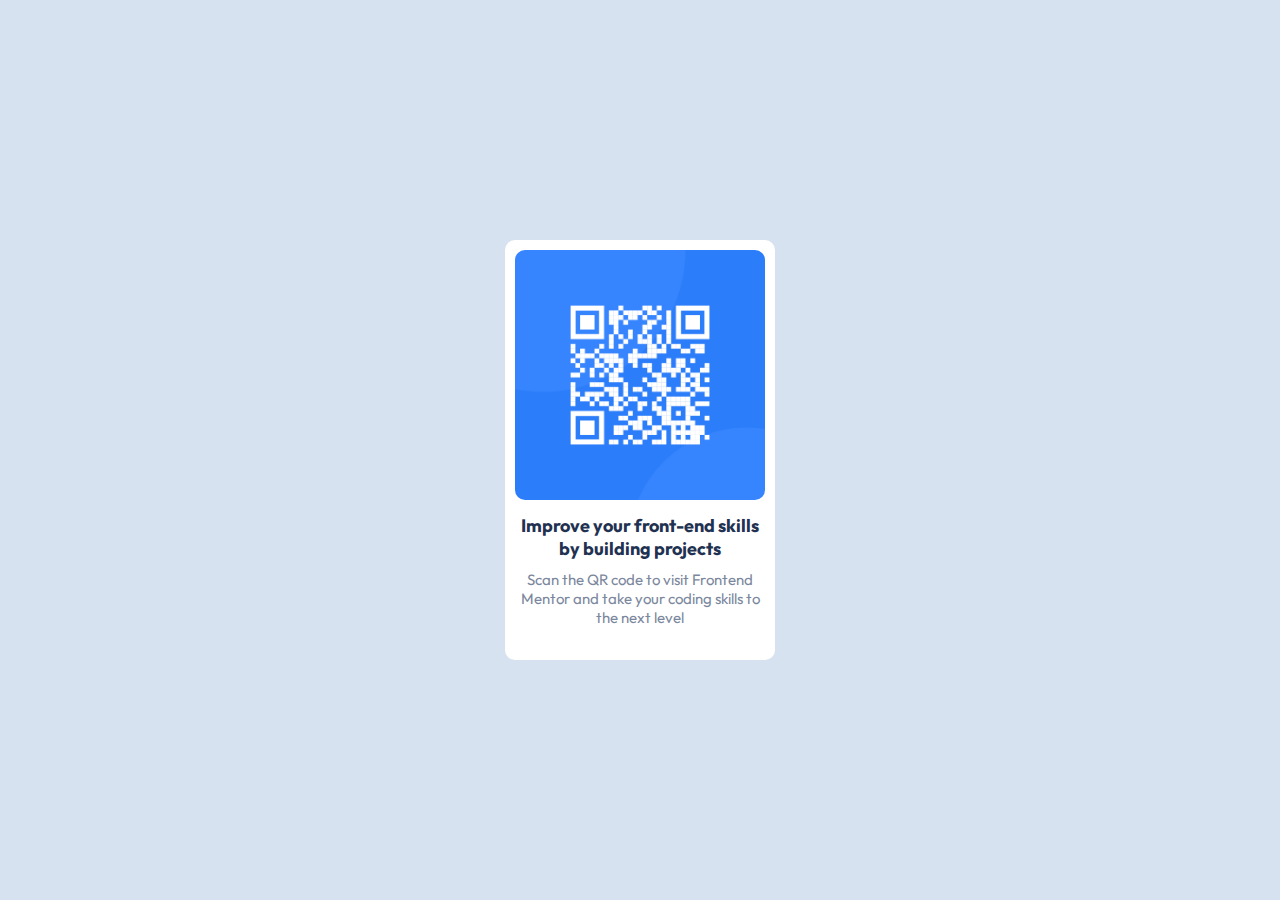
<file: qr-code-component-main/index.html>
<!DOCTYPE html>
<html lang="en">
  <head>
    <meta charset="UTF-8" />
    <meta name="viewport" content="width=device-width, initial-scale=1.0" />
    <!-- displays site properly based on user's device -->

    <link
      rel="icon"
      type="image/png"
      sizes="32x32"
      href="./images/favicon-32x32.png"
    />

    <title>Frontend Mentor | QR code component</title>

    <style>
      @import url("https://fonts.googleapis.com/css2?family=Outfit:wght@300;400;500;600;700;800&display=swap");
      * {
        margin: 0;
        padding: 0;
        font-family: "outfit";
      }
      .screen {
        background-color: hsl(212, 45%, 89%);
        display: flex;
        align-items: center;
        justify-content: center;
        flex-direction: column;
        height: 100vh;
      }
      .card {
        background-color: white;
        width: 250px;
        height: 400px;
        overflow: hidden;
        border-radius: 10px;
        padding: 10px;
      }
      img {
        width: 100%;
        border-radius: 10px;
      }
      h1 {
        margin-top: 10px;
        font-size: 18px;
        color: hsl(218, 44%, 22%);
        text-align: center;
      }
      p {
        margin-top: 10px;
        font-size: 15px;
        color: hsl(220, 15%, 55%);
        text-align: center;
      }
      .attribution {
        font-size: 11px;
        text-align: center;
      }
      .attribution a {
        color: hsl(228, 45%, 44%);
      }
    </style>
  </head>
  <body>
    <div class="screen">
      <div class="card">
        <img src="images/image-qr-code.png" alt="" />
        <h1>Improve your front-end skills by building projects</h1>
        <p>
          Scan the QR code to visit Frontend Mentor and take your coding skills
          to the next level
        </p>
      </div>

      <!--<div class="attribution">
      Challenge by
      <a href="https://www.frontendmentor.io?ref=challenge" target="_blank"
        >Frontend Mentor</a
      >. Coded by <a href="#">Your Name Here</a>.
    </div>-->
    </div>
  </body>
</html>
</file>
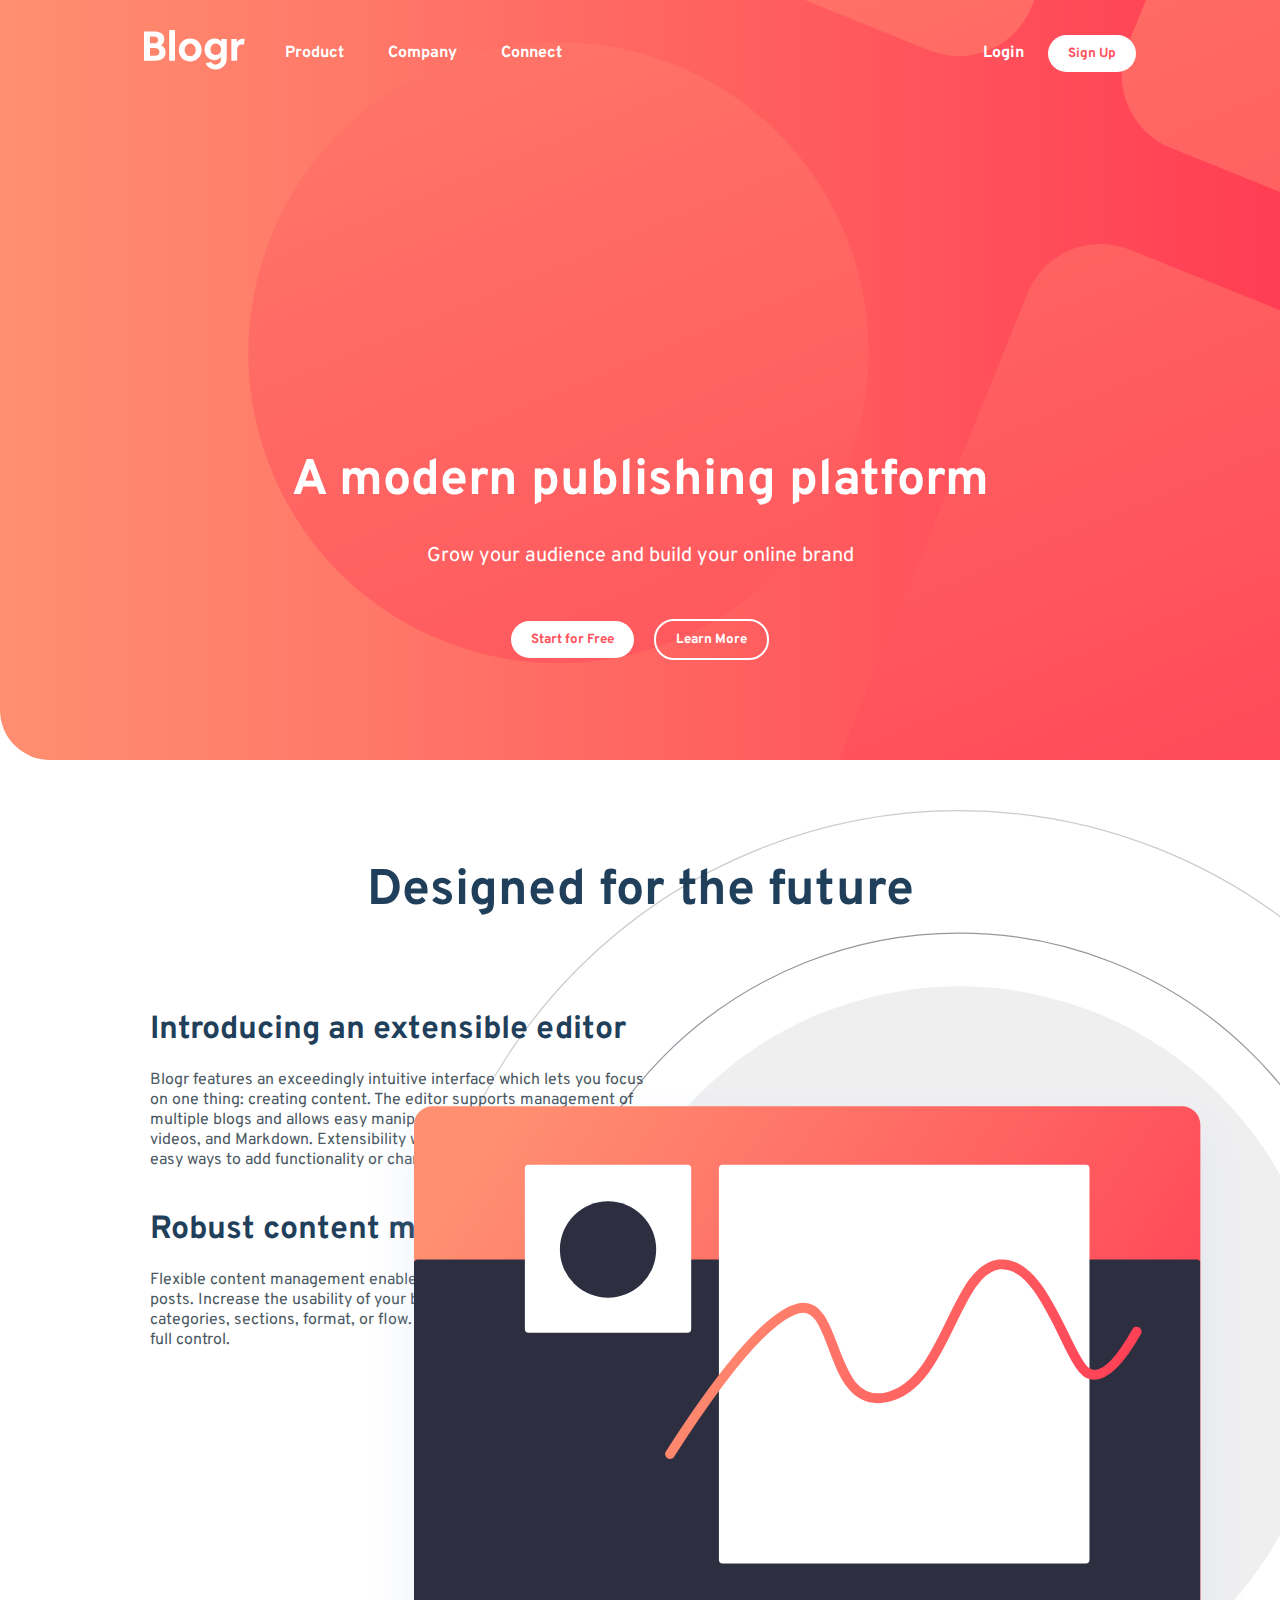
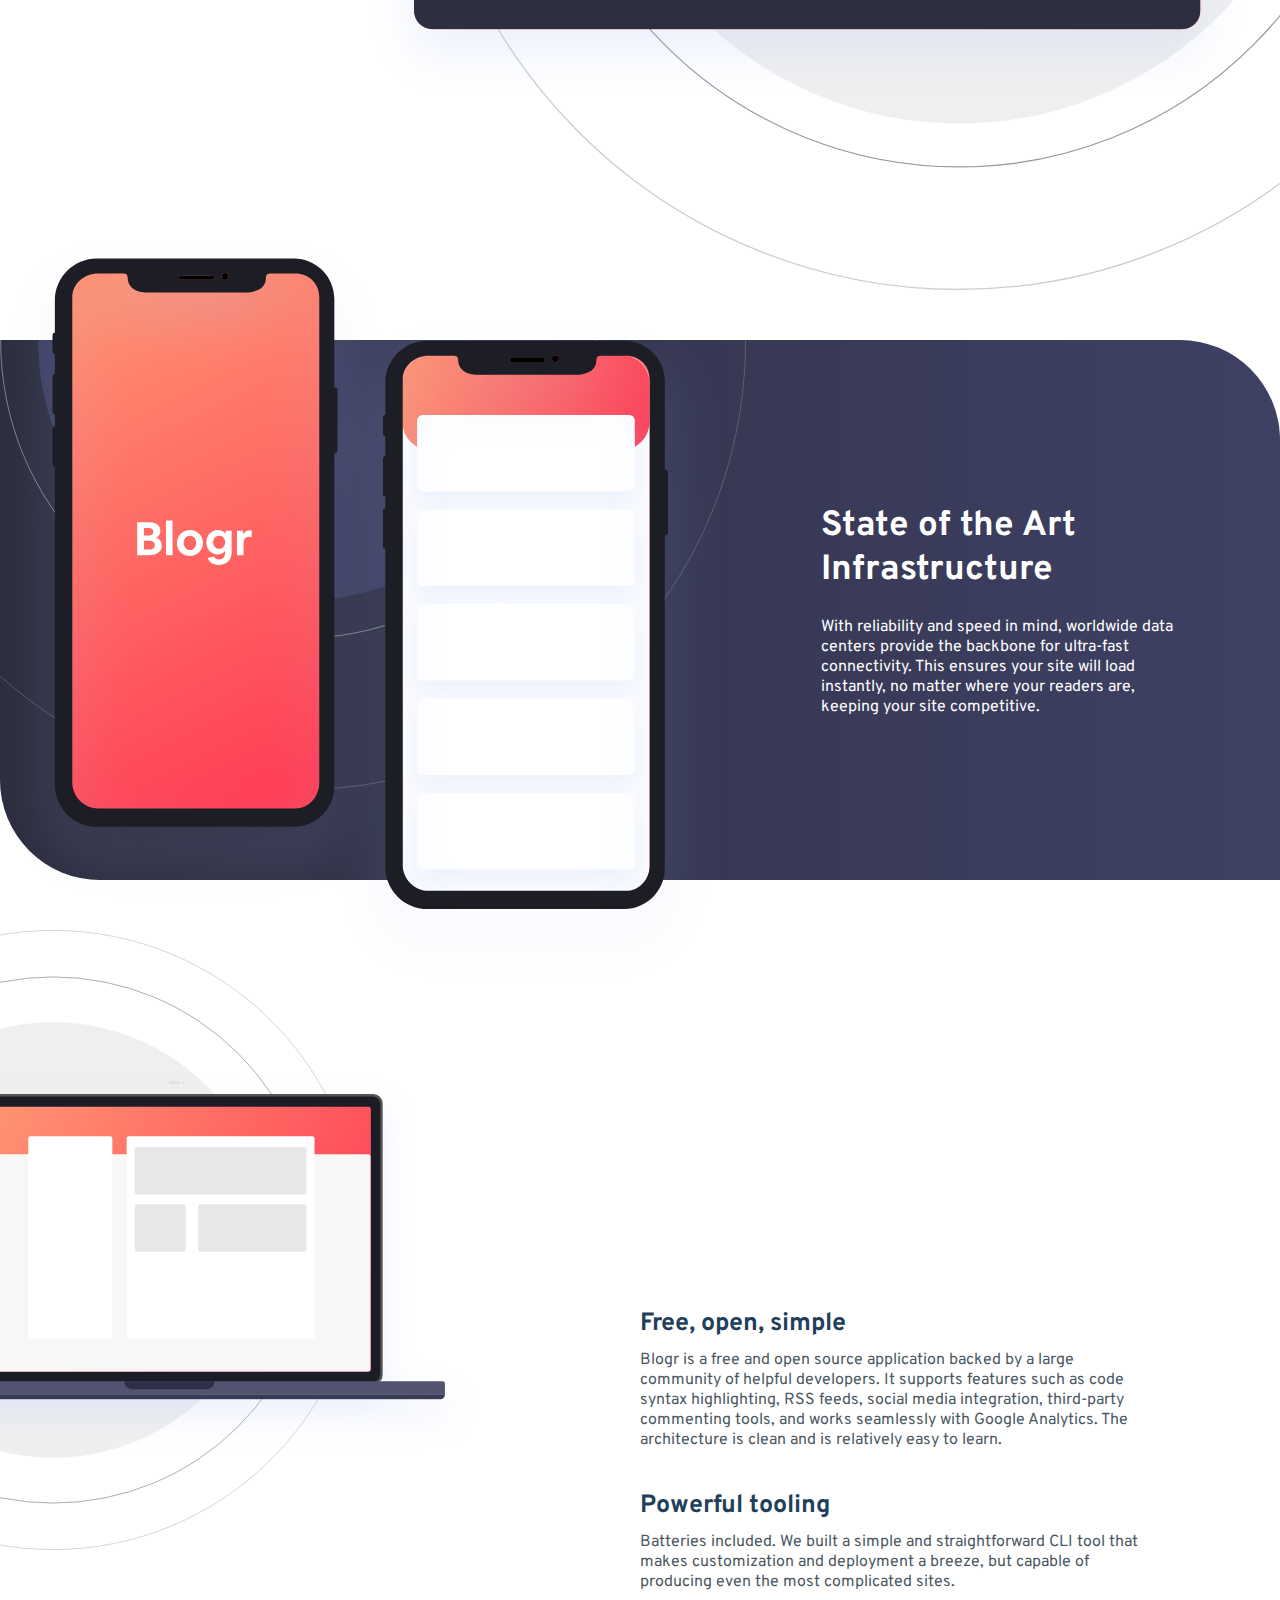
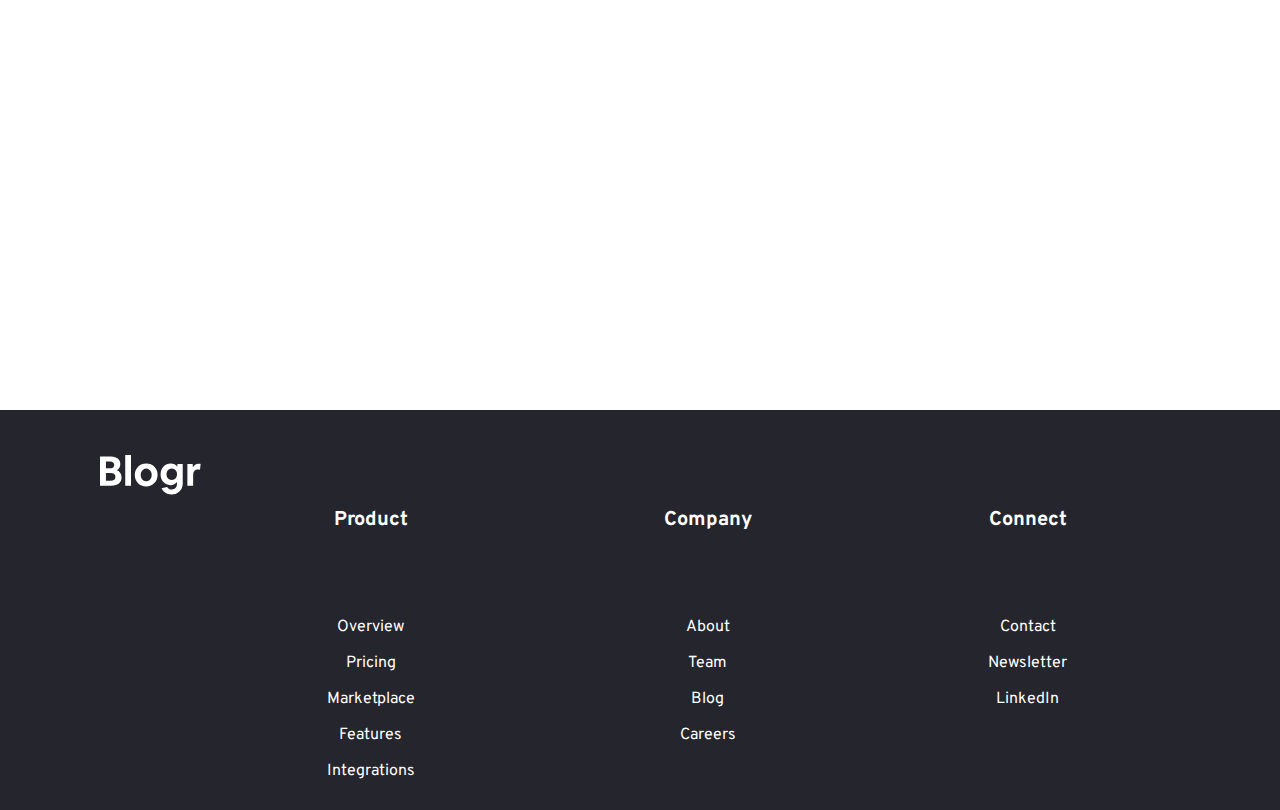
<file: blogr-landing-page-main/page.html>
<!DOCTYPE html>
<html lang="en">
  <head>
    <meta charset="UTF-8" />
    <meta http-equiv="X-UA-Compatible" content="IE=edge" />
    <meta name="viewport" content="width=device-width, initial-scale=1.0" />
    <link rel="stylesheet" href="style.css" />
    <title>page</title>
  </head>
  <body>
    <nav>
      <img src="images/bg-pattern-intro-desktop.svg" alt="" class="bg" />
      <div class="navbar">
        <div class="nleft">
          <div class="logo">
            <img src="images/logo.svg" alt="" />
          </div>
          <div class="nlinks1">
            <a href="/">Product</a>
            <a href="/">Company</a>
            <a href="/">Connect</a>
          </div>
        </div>

        <div class="nright">
          <div class="nlinks2">
            <a href="/">Login</a>
            <button class="st1">Sign Up</button>
          </div>
        </div>
      </div>
      <div class="box">
        <h1>A modern publishing platform</h1>
        <p>Grow your audience and build your online brand</p>
        <div class="but">
          <button class="st1">Start for Free</button>
          <button class="st2">Learn More</button>
        </div>
      </div>
    </nav>
    <article>
      <div id="A1">
        <h1>Designed for the future</h1>
      </div>

      <div class="aleft">
        <h1>Introducing an extensible editor</h1>
        <p>
          Blogr features an exceedingly intuitive interface which lets you focus
          on one thing: creating content. The editor supports management of
          multiple blogs and allows easy manipulation of embeds such as images,
          videos, and Markdown. Extensibility with plugins and themes provide
          easy ways to add functionality or change the looks of a blog.
        </p>
        <h1>Robust content management</h1>
        <p>
          Flexible content management enables users to easily move through
          posts. Increase the usability of your blog by adding customized
          categories, sections, format, or flow. With this functionality, you’re
          in full control.
        </p>
      </div>
      <div class="aright">
        <img src="images/illustration-editor-desktop.svg" alt="" />
      </div>
    </article>
    <section>
      <div class="phone">
        <img src="images/illustration-phones.svg" alt="" />
      </div>
      <div class="text">
        <h1>State of the Art Infrastructure</h1>
        <p>
          With reliability and speed in mind, worldwide data centers provide the
          backbone for ultra-fast connectivity. This ensures your site will load
          instantly, no matter where your readers are, keeping your site
          competitive.
        </p>
      </div>
    </section>
    <div class="laptop">
      <div class="sright">
        <h1>Free, open, simple</h1>
        <p>
          Blogr is a free and open source application backed by a large
          community of helpful developers. It supports features such as code
          syntax highlighting, RSS feeds, social media integration, third-party
          commenting tools, and works seamlessly with Google Analytics. The
          architecture is clean and is relatively easy to learn.
        </p>
        <h1>Powerful tooling</h1>

        <p>
          Batteries included. We built a simple and straightforward CLI tool
          that makes customization and deployment a breeze, but capable of
          producing even the most complicated sites.
        </p>
      </div>
    </div>
    <footer>
      <img src="images/logo.svg" alt="" />
      <table>
        <tr>
          <th>Product</th>
          <th>Company</th>
          <th>Connect</th>
        </tr>
        <tr>
          <td>Overview</td>
          <td>About</td>
          <td>Contact</td>
        </tr>
        <tr>
          <td>Pricing</td>
          <td>Team</td>
          <td>Newsletter</td>
        </tr>
        <tr>
          <td>Marketplace</td>
          <td>Blog</td>
          <td>LinkedIn</td>
        </tr>
        <tr>
          <td>Features</td>
          <td>Careers</td>
        </tr>
        <tr>
          <td>Integrations</td>
          
        </tr>
      </table>
    </footer>
  </body>
</html>
</file>
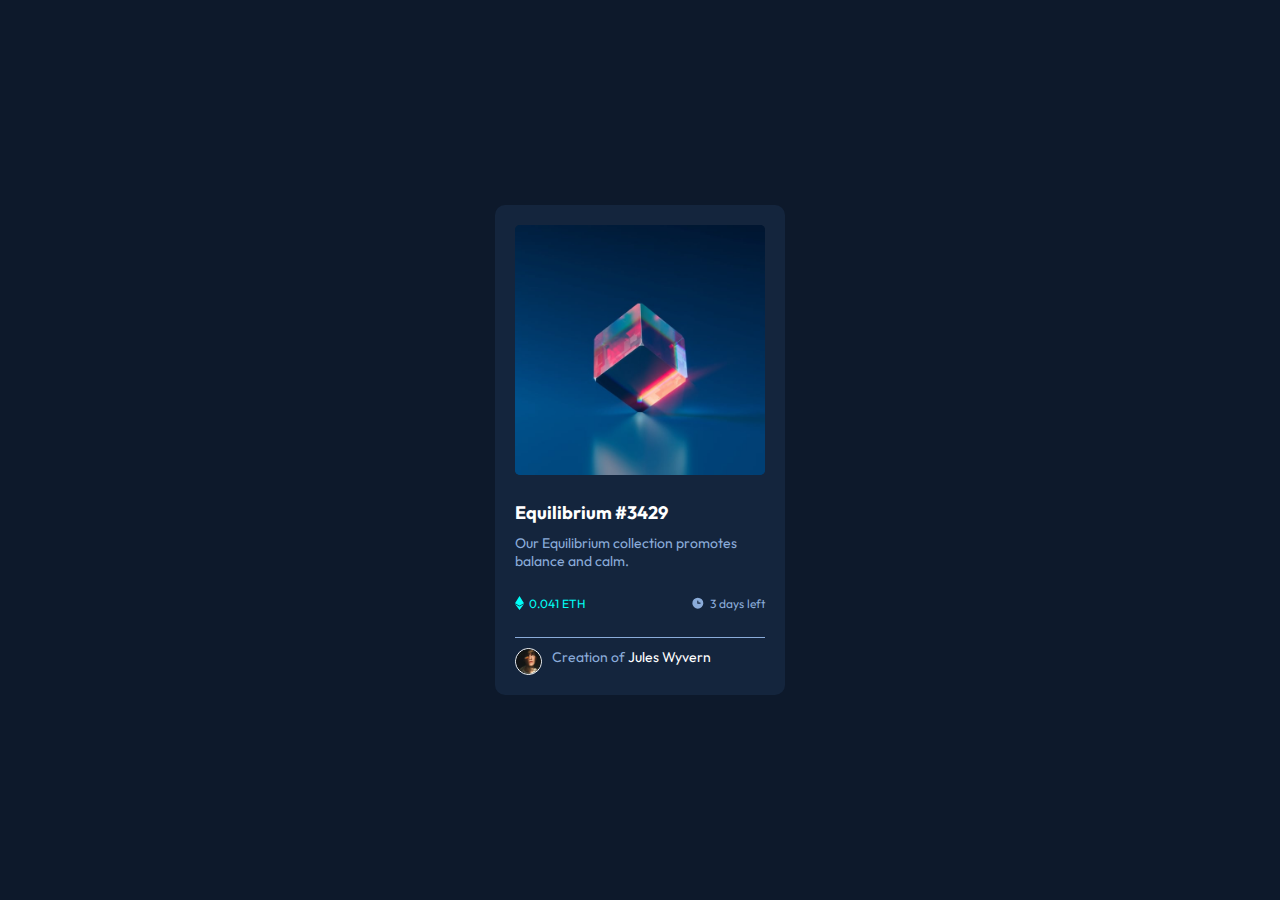
<file: NFT card/NFT.html>
<!DOCTYPE html>
<html lang="en">
  <head>
    <meta charset="UTF-8" />
    <meta http-equiv="X-UA-Compatible" content="IE=edge" />
    <meta name="viewport" content="width=device-width, initial-scale=1.0" />
    <link rel="stylesheet" href="NFT.css" />
    <title>Document</title>
  </head>
  <body>
    <bg>
      <div class="holder">
        <div class="images">
          <div class="layer"></div>
          <img src="images/icon-view.svg" alt="" class="view" />
        </div>
        <div class="bio">
          <h1>Equilibrium #3429</h1>
          <p>Our Equilibrium collection promotes balance and calm.</p>
        </div>
        <div class="price">
          <div>
            <img src="images/icon-ethereum.svg" alt="" class="ETH" />
            <p class="S">0.041 ETH</p>
          </div>
          <div>
            <img src="images/icon-clock.svg" alt="" class="clock" />
            <p class="C">3 days left</p>
          </div>
        </div>
        <div class="artist">
          <img src="images/image-avatar.png" alt="" class="avatar" />
          <p>Creation of <span>Jules Wyvern</span></p>
        </div>
      </div>
    </bg>
  </body>
</html>
</file>
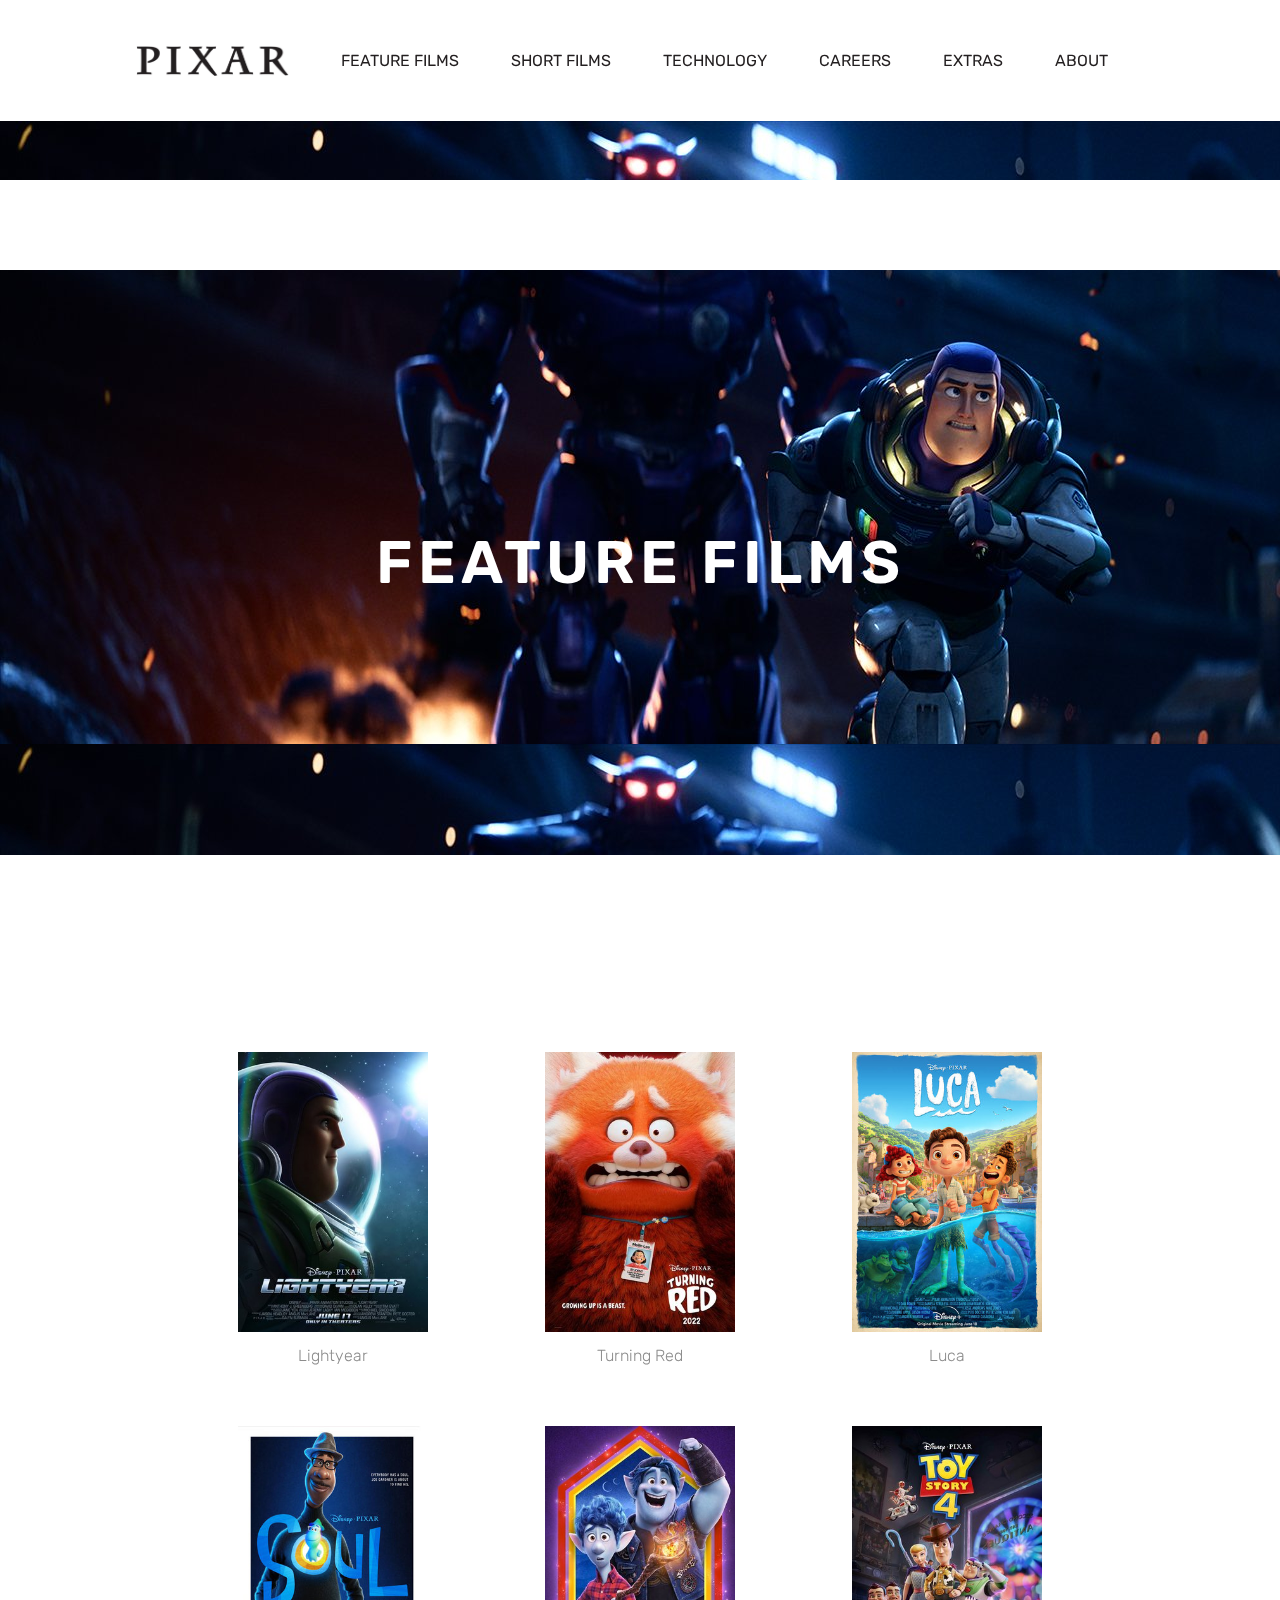
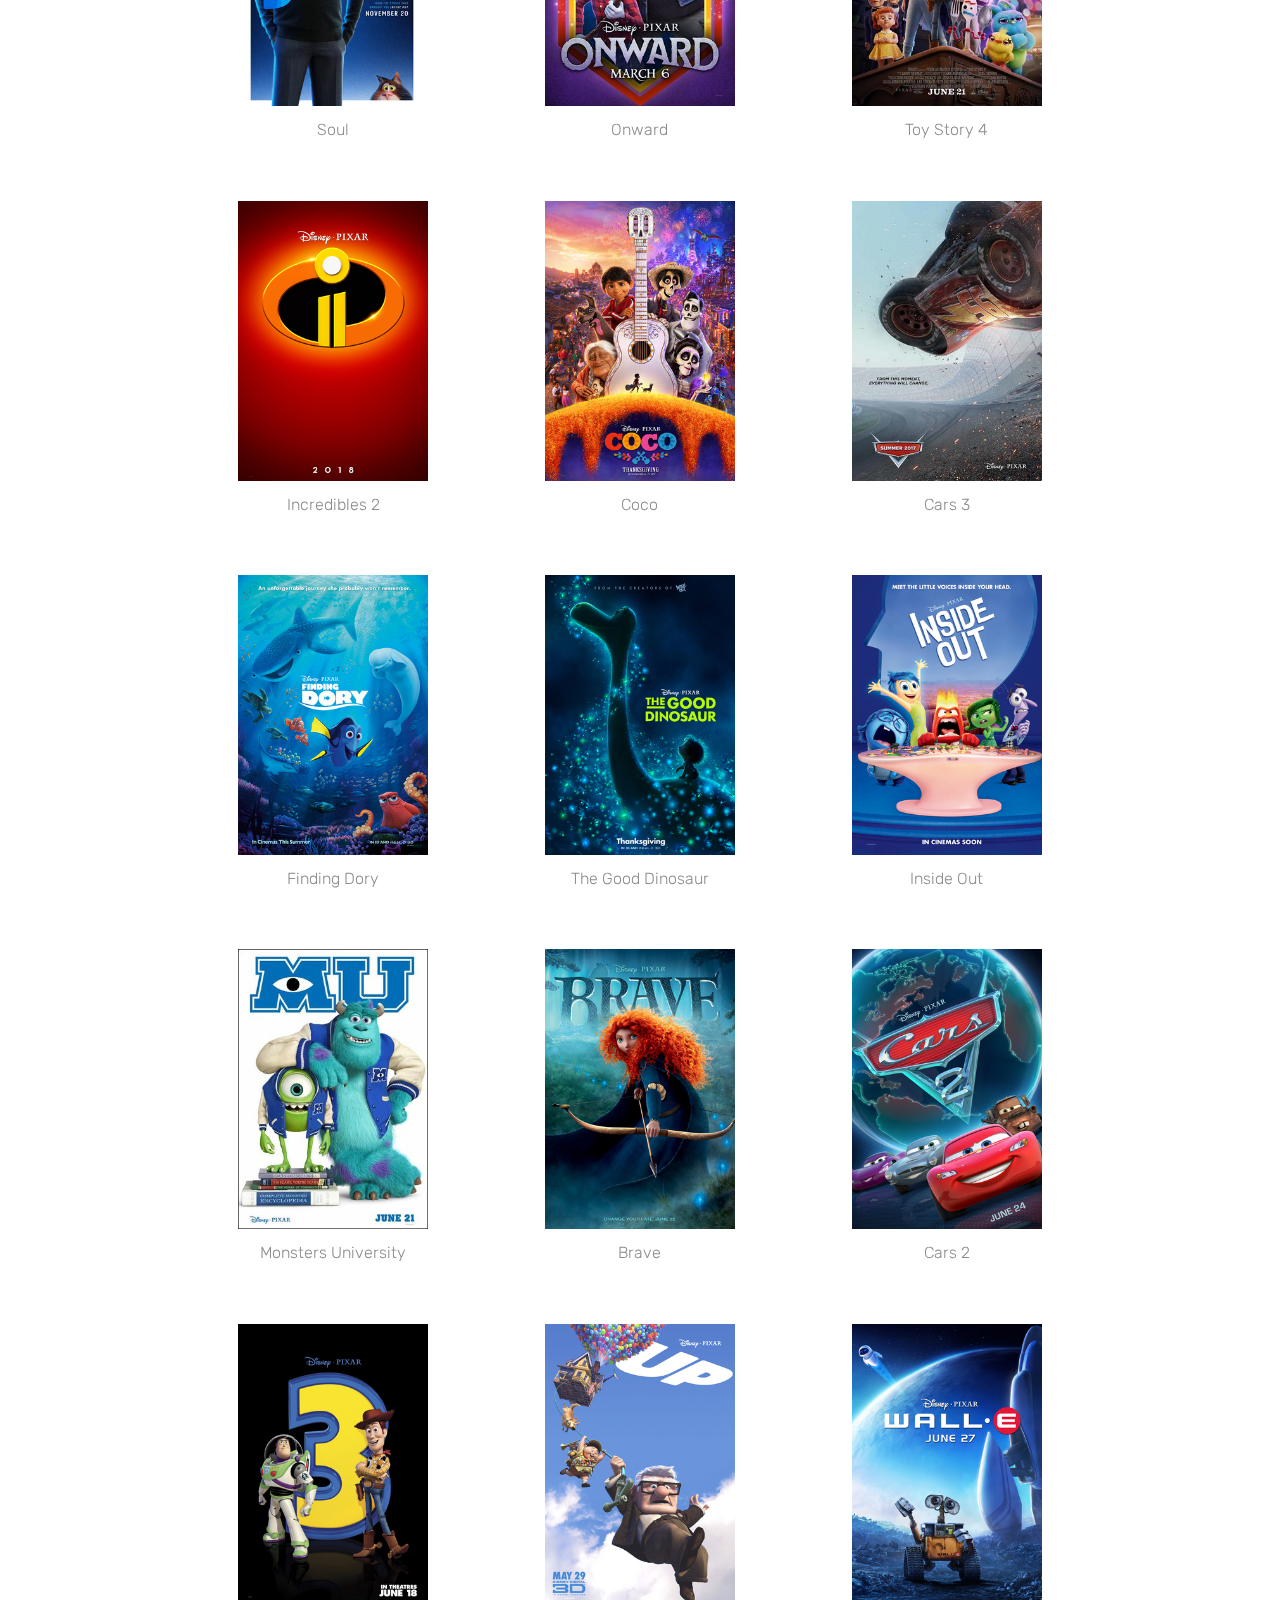
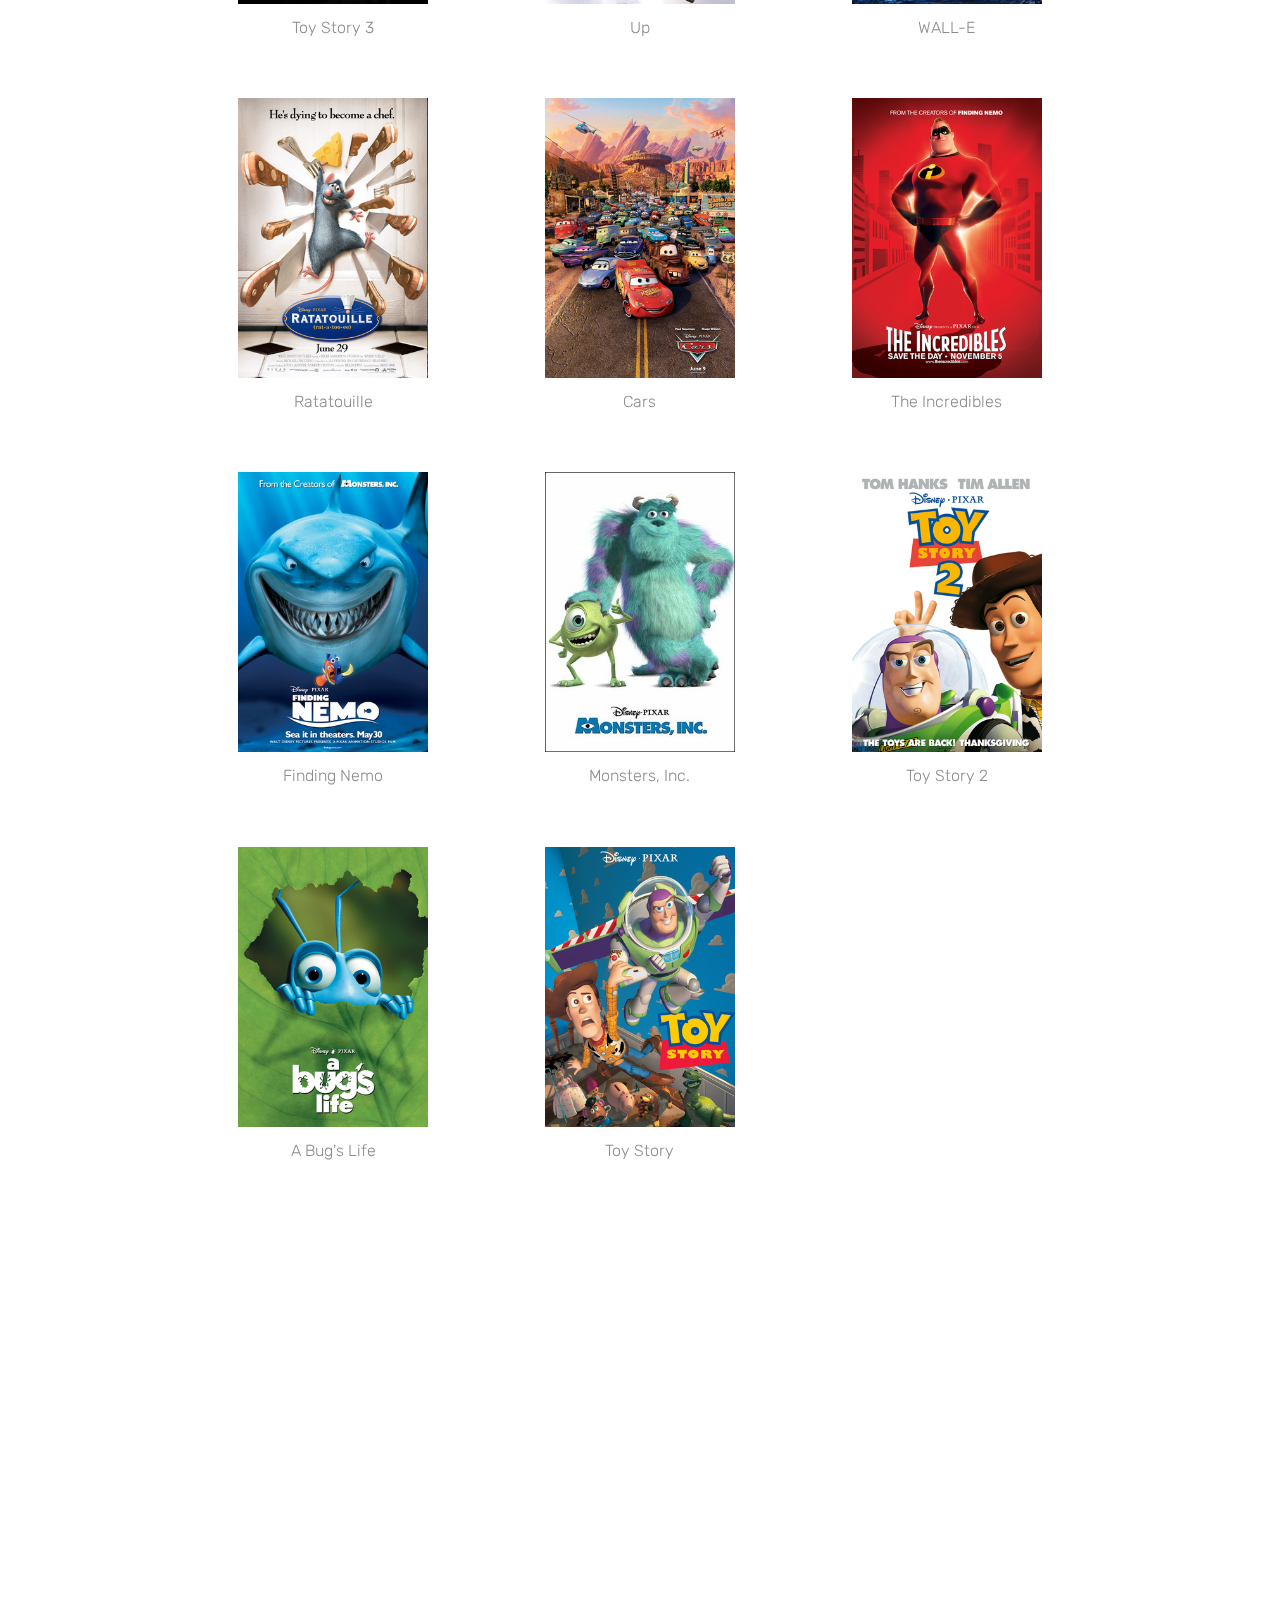
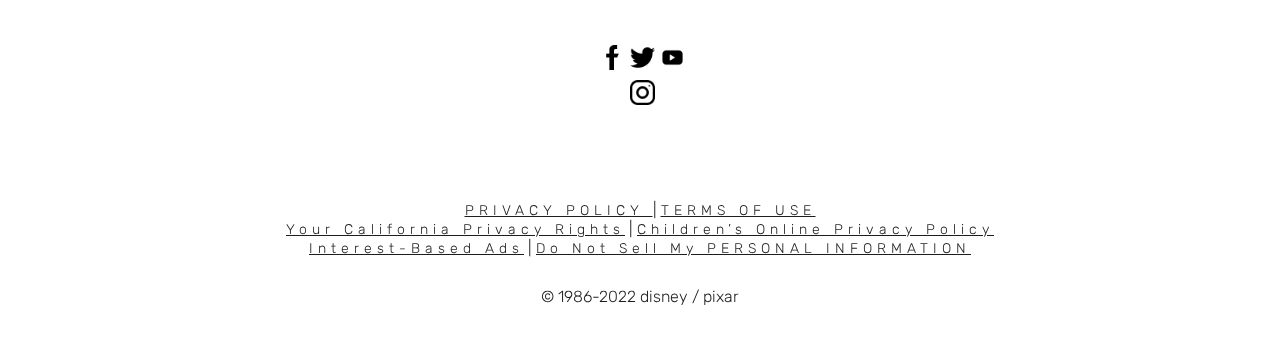
<file: Pixar movies/feature-films-launch.html>
<!DOCTYPE html>
<html lang="en">
  <head>
    <meta charset="UTF-8" />
    <meta http-equiv="X-UA-Compatible" content="IE=edge" />
    <meta name="viewport" content="width=device-width, initial-scale=1.0" />
    <link rel="stylesheet" href="style.css" />
    <title>feature-films-launch</title>
  </head>
  <body>
    <nav>
      <img src="images/logo022.jpg" alt="" class="logo" />
      <div class="links">
        <a href="">FEATURE FILMS</a>
        <div class="dropdown">
          <a href="" class="droplink">SHORT FILMS</a>
          <div class="dropcont">
            <a href="">THEATRICAL SHORTS </a>
            <a href=""> DISNEY+ </a>
            <a href="">SPARKSHORTS</a>
            <a href="">CARS TOONS</a>
            <a href="">TOY STORY TOONS</a>
            <a href=""> HOME ENTERTAINMENT</a>
          </div>
        </div>
        <div class="dropdown">
          <a href="" class="droplink">TECHNOLOGY</a>
          <div class="dropcont">
            <a href="">RENDERMAN</a>
            <a href="">GRAPHIC TECHNOLOGIES</a>
          </div>
        </div>
        <div class="dropdown">
          <a href="" class="droplink">CAREERS</a>
          <div class="dropcont">
            <a href="">CAREERS AT PIXAR</a>
            <a href="">INTERNSHIPS</a>
            <a href=""> LIFE AT PIXAR</a>
            <a href="">EVENTS</a>
          </div>
        </div>
        <div class="dropdown">
          <a href="" class="droplink">EXTRAS</a>
          <div class="dropcont">
            <a href="">ART EXHIBITION </a>
            <a href="">EMOTIONS AT PLAY</a>
            <a href="">THE SCIENCE BEHIND PIXAR</a>
            <a href="">PIXAR IN CONCERT</a>
            <a href="">PIXAR IN A BOX</a>
          </div>
        </div>
        <div class="dropdown">
          <a href="" class="droplink">ABOUT</a>
          <div class="dropcont">
            <a href="">CONTACT US </a>
            <a href="">LEADERSHIP</a>
            <a href="">INCLUSION & OUTREACH</a>
            <a href="">SUPPLIER DIVERSITY</a>
            <a href="">COMING SOON</a>
            <a href="">OUR STORY</a>
            <a href="">COMPANY FAQ'S</a>
          </div>
        </div>
      </div>
    </nav>
    <div class="article1">
      <div class="top"></div>
      <div class="text">FEATURE FILMS</div>
      <div class="bot"></div>
    </div>
    <article></article>
    <div class="container">
      <section>
        <div class="card">
          <img src="images/lightyear.jpg" alt="" />
          <p>Lightyear</p>
        </div>
        <div class="card">
          <img src="images/red.jpg" alt="" />
          <p>Turning Red</p>
        </div>
        <div class="card">
          <img src="images/luca_poster.jpg" alt="" />
          <p>Luca</p>
        </div>
        <div class="card">
          <img src="images/soul_poster.jpg" alt="" />
          <p>Soul</p>
        </div>
        <div class="card">
          <img src="images/1051083-onwardianbarley-1280.jpg" alt="" />
          <p>Onward</p>
        </div>
        <div class="card">
          <img src="images/payoff.jpg" alt="" />
          <p>Toy Story 4</p>
        </div>
        <div class="card">
          <img src="images/i2_tease.png" alt="" />
          <p>Incredibles 2</p>
        </div>
        <div class="card">
          <img src="images/coco_poster.jpg" alt="" />
          <p>Coco</p>
        </div>
        <div class="card">
          <img src="images/c3_teaser_poster.jpg" alt="" />
          <p>Cars 3</p>
        </div>
        <div class="card">
          <img src="images/dory.jpg" alt="" />
          <p>Finding Dory</p>
        </div>
        <div class="card">
          <img src="images/16_dino.jpg" alt="" />
          <p>The Good Dinosaur</p>
        </div>
        <div class="card">
          <img src="images/15_io.jpg" alt="" />
          <p>Inside Out</p>
        </div>
        <div class="card">
          <img src="images/14_MU_stroke.jpg" alt="" />
          <p>Monsters University</p>
        </div>
        <div class="card">
          <img src="images/13_brave.jpg" alt="" />
          <p>Brave</p>
        </div>
        <div class="card">
          <img src="images/12_cars2.jpg" alt="" />
          <p>Cars 2</p>
        </div>
        <div class="card">
          <img src="images/11_ts3.jpg" alt="" />
          <p>Toy Story 3</p>
        </div>
        <div class="card">
          <img src="images/10_up.jpg" alt="" />
          <p>Up</p>
        </div>
        <div class="card">
          <img src="images/09_walle.jpg" alt="" />
          <p>WALL-E</p>
        </div>
        <div class="card">
          <img src="images/08_rat.jpg" alt="" />
          <p>Ratatouille</p>
        </div>
        <div class="card">
          <img src="images/07_cars.jpg" alt="" />
          <p>Cars</p>
        </div>
        <div class="card">
          <img src="images/06_incredibles.jpg" alt="" />
          <p>The Incredibles</p>
        </div>
        <div class="card">
          <img src="images/05_nemo.jpg" alt="" />
          <p>Finding Nemo</p>
        </div>
        <div class="card">
          <img src="images/04_monsters_stroke.jpg" alt="" />
          <p>Monsters, Inc.</p>
        </div>
        <div class="card">
          <img src="images/03_ts2.jpg" alt="" />
          <p>Toy Story 2</p>
        </div>
        <div class="card">
          <img src="images/02_abl.jpg" alt="" />
          <p>A Bug's Life</p>
        </div>
        <div class="card">
          <img src="images/01_ts.jpg" alt="" />
          <p>Toy Story</p>
        </div>
      </section>
    </div>
    <div class="icons">
      <div>
        <img src="images/facebook.png" alt="" class="fb" />
      </div>
      <div>
        <img src="images/twitter.png" alt="" class="tw" />
      </div>
      <div>
        <img src="images/youtube.png" alt="" class="yt" />
      </div>

      <div class="div"></div>
      <div>
        <img src="images/instagram.png" alt="" class="ig" />
      </div>
    </div>
    <footer>
      <div class="footer">
        <a href="https://privacy.thewaltdisneycompany.com/en/" target="_blank"
          >PRIVACY POLICY </a
        >|
        <a href="https://disneytermsofuse.com" target="_blank">TERMS OF USE</a>
        <br />
        <a
          href="https://privacy.thewaltdisneycompany.com/en/current-privacy-policy/your-california-privacy-rights/"
          target="_blank"
        >
          Your California Privacy Rights</a
        >
        |
        <a
          href="https://privacy.thewaltdisneycompany.com/en/for-parents/childrens-online-privacy-policy/"
          target="_blank"
        >
          Children’s Online Privacy Policy
        </a>
        <br />
        <a
          href="http://preferences-mgr.truste.com/?affiliateId=115&amp;type=disneycolor"
          target="_blank"
          >Interest-Based Ads</a
        >
        |
        <a
          href="https://privacyportal-de.onetrust.com/webform/64f077b5-2f93-429f-a005-c0206ec0738e/0a4f1f0b-7130-421f-971d-ef578c0bce6d"
          target="_blank"
          >Do Not Sell My PERSONAL INFORMATION</a
        >

        <p>© 1986-2022 disney / pixar</p>
      </div>
    </footer>
  </body>
</html>
</file>
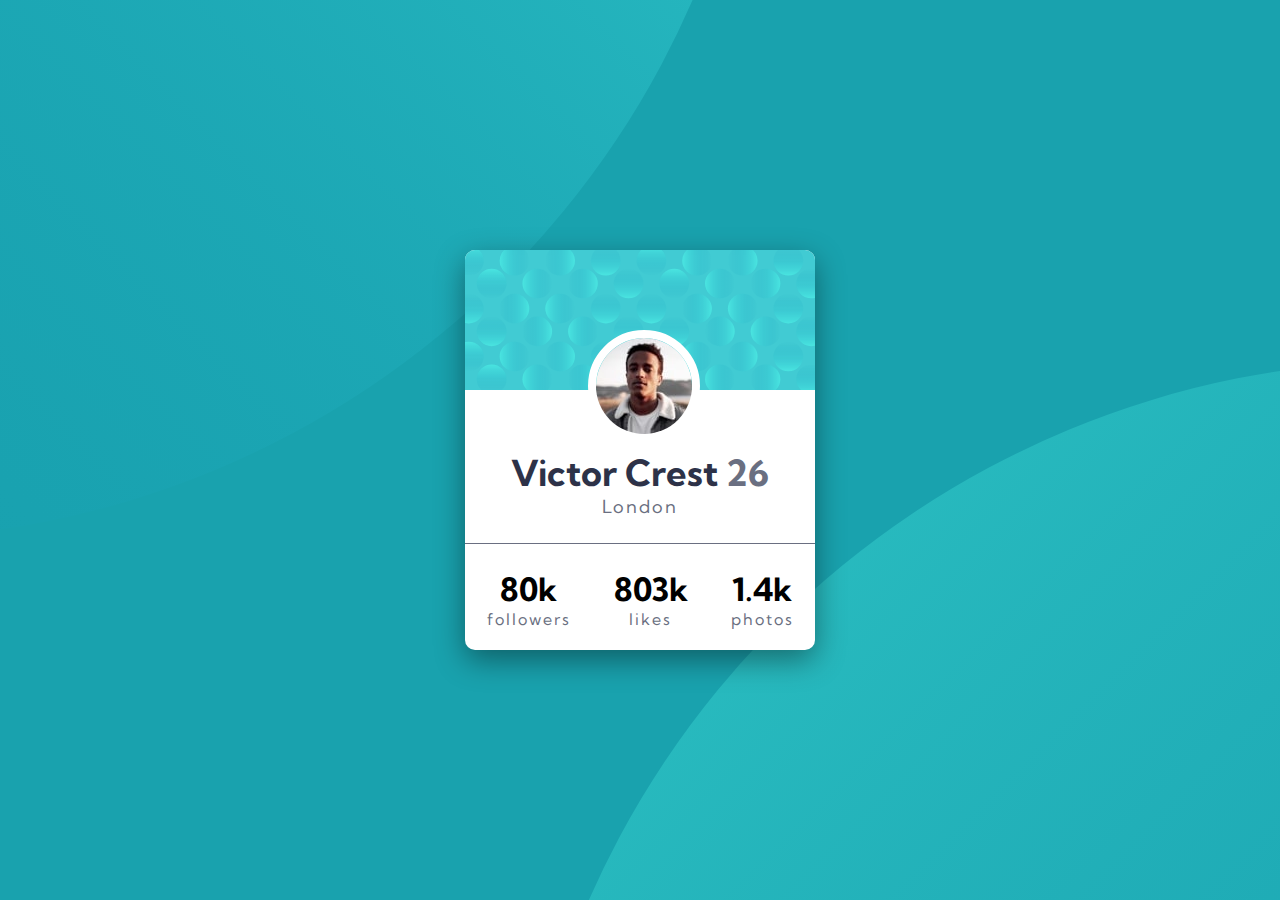
<file: Profile card/card.html>
<!DOCTYPE html>
<html lang="en">
  <head>
    <meta charset="UTF-8" />
    <meta http-equiv="X-UA-Compatible" content="IE=edge" />
    <meta name="viewport" content="width=device-width, initial-scale=1.0" />
    <link rel="stylesheet" href="card.css" />
    <title>Document</title>
  </head>
  <body>
    <div class="bg">
      <img src="images/bg-pattern-top.svg" alt="" class="top" />
      <img src="images/bg-pattern-bottom.svg" alt="" class="bot" />
      <div class="container">
        <div class="card">
          <div class="images">
            <img src="images/bg-pattern-card.svg" alt="" class="bg2" />
            <img src="images/image-victor.jpg" alt="" class="v" />
          </div>
          <div class="name">
            <h1>Victor Crest <span>26</span></h1>
            <p>London</p>
          </div>
          <div class="media">
            <div class="box">
              <h1>80k</h1>
              <p>followers</p>
            </div>
            <div class="box">
              <h1>803k</h1>
              <p>likes</p>
            </div>
            <div class="box">
              <h1>1.4k</h1>
              <p>photos</p>
            </div>
          </div>
        </div>
      </div>
    </div>
  </body>
</html>
</file>
<file: blogr-landing-page-main/style.css>
@import url("https://fonts.googleapis.com/css2?family=Overpass:wght@300;600&family=Ubuntu:wght@400;500;700&display=swap");
* {
  margin: 0;
  padding: 0;
  font-family: "overpass", sans-serif;
}

nav {
  position: relative;
  display: flex;
  flex-direction: column;
  align-items: center;
  justify-content: space-between;
  padding: 20px;
  overflow: hidden;
  height: 80vh;
  gap: 30px;
  background-image: linear-gradient(
    to right,
    hsl(13, 100%, 72%),
    hsl(353, 100%, 62%)
  );
  border-radius: 0 0 0 50px;
}
img.bg {
  position: absolute;
  right: -1000px;
  top: -1100px;
  height: 2500px;
  z-index: 0;
}
.navbar {
  display: flex;
  justify-content: space-between;
  align-items: center;
  width: 80%;
  z-index: 1;
  padding-top: 10px;
  padding-right: 250px;
  padding-left: 250px;
}
.nleft,
.nright {
  display: flex;
  align-items: center;
  gap: 20px;
}
.navbar a {
  text-decoration: none;
  color: hsl(0, 0%, 100%);
  padding: 20px;
  font-weight: 700;
}
.box {
  margin-bottom: 80px;
  z-index: 1;
}
.box h1 {
  color: white;
  font-weight: 700;
  font-size: 50px;
  text-align: center;
}
.box p {
  margin: 30px;
  color: white;
  font-weight: 400;
  font-size: 20px;
  text-align: center;
}
.but {
  display: flex;
  justify-content: center;
  align-items: center;
  gap: 20px;
  margin-top: 50px;
}
.st1 {
  padding: 10px 20px;
  background-color: white;
  border-radius: 20px;
  border: none;
  color: hsl(356, 100%, 66%);
  font-weight: 700;
  cursor: pointer;
}
.st2 {
  padding: 10px 20px;
  background-color: rgba(255, 255, 255, 0);
  border-radius: 20px;
  border: 2px solid white;
  color: white;
  font-weight: 700;
  cursor: pointer;
}
article {
  margin-top: 50px;
  position: relative;
  height: 120vh;
  overflow: hidden;
}
#A1 {
  position: absolute;
  margin: 50px 0 auto 50vw;
  transform: translateX(-50%);
  color: hsl(208, 49%, 24%);
  font-weight: 700;
  font-size: 25px;
}

.aright {
  position: absolute;
  top: 0px;
  right: -17%;
  width: auto;
  height: 100%;
}
.aright img {
  width: 100%;
  height: 100%;
  object-fit: contain;
}
.aleft {
  padding-top: 200px;
  margin-left: 150px;
  width: 40%;
}
.aleft h1 {
  color: hsl(208, 49%, 24%);
  margin-bottom: 20px;
}
.aleft p {
  color: hsl(207, 13%, 34%);
  margin: 20px 0 40px 0;
}
section {
  display: flex;
  justify-content: center;
  align-items: center;
  margin-top: 50px;
  width: 100%;
  height: 60vh;

  background-image: url(images/bg-pattern-circles.svg),
    linear-gradient(to right, hsl(237, 17%, 21%), hsl(237, 23%, 32%));
  background-repeat: no-repeat;
  background-position: -150px -450px, 0;
  background-size: 70%, 100%;
  border-radius: 0 100px;
}
.phone {
  height: 140%;
}
.phone img {
  height: 100%;
}
.text {
  margin-left: 100px;
  width: 50%;
  color: white;
}
.text h1 {
  font-weight: 700;
  font-size: 35px;
}
.text p {
  margin-top: 25px;
  width: 80%;
}
.laptop {
  display: flex;
  justify-content: end;
  align-items: center;
  margin-top: 50px;
  height: 120vh;
  background-image: url(images/illustration-laptop-desktop.svg);
  background-repeat: no-repeat;
  background-size: 60%;
  background-position: -50% 0;
}
.sright {
  width: 50%;
}
.sright h1 {
  color: hsl(208, 49%, 24%);
  font-weight: 700;
  font-size: 25px;
  margin-bottom: 10px;
}
.sright p {
    width: 80%;
  color: hsl(207, 13%, 34%);
  font-weight: 400;
  margin-bottom: 40px;
}
footer{
    padding: 20px 100px;
      display: flex;
    background-color: hsl(240, 10%, 16%);
    height: 40vh;

}
footer img{
    margin-top: 25px;
    width: 10%;
    object-fit: contain;
    align-self: flex-start;
}
table{margin: 0;
    width: 100%;
    text-align: center;
    color: white;
    cursor: pointer;
}
td{line-height: 5px;
  
}
th{
    font-weight: 700;
    font-size: 20px;
}
</file>
<file: NFT card/NFT.css>
@import url("https://fonts.googleapis.com/css2?family=Outfit:wght@300;400;500;600;700;800&display=swap");
* {
  margin: 0;
  padding: 0;
  font-family: "outfit";
}
BG {
  height: 100vh;
  display: flex;
  justify-content: center;
  align-items: center;
  background-color: hsl(217, 54%, 11%);
}
.holder {
  padding: 20px;
  background-color: hsl(216, 50%, 16%);
  width: 250px;
  height: 450px;
  border-radius: 10px;
  overflow: hidden;
  display: flex;
  flex-direction: column;
  justify-content: space-between;
  align-items: center;
}
.images {
  position: relative;
  background-image: url(images/image-equilibrium.jpg);
  width: 250px;
  height: 250px;
  border-radius: 5px;
  background-size: cover;
}

.layer {
  position: absolute;
  border-radius: 5px;
  height: 100%;
  width: 100%;
  background-image: url(images/image-equilibrium.jpg);
  background-size: cover;

  z-index: 1;
}
.layer:hover {
  background: hsla(178, 100%, 50%, 0.509);
  background-size: cover;
  z-index: 0;
  cursor: pointer;
}
.images img.view {
  position: absolute;
  margin: 100px 0 0 100px;
  z-index: 0;
}
.bio h1 {
  color: white;
  font-size: 18px;
  margin-bottom: 10px;
}
.bio h1:hover {
  color: hsl(178, 100%, 50%);
  cursor: pointer;
}
.bio p {
  font-size: 14px;
  width: 100%;
  color: hsl(215, 51%, 70%);
}
.price {
  width: 100%;
  display: flex;
  justify-content: space-between;
}
.price div {
  width: 40%;

  display: flex;
}
.ETH {
  height: 14px;
}
.price p.S {
  margin-left: 5px;
  font-size: 12px;
  color: hsl(178, 100%, 50%);
}
.clock {
  margin-left: 26px;
  height: 14px;
}
.price p.C {
  margin-left: 5px;
  font-size: 12px;
  color: hsl(215, 51%, 70%);
}
.artist {
  display: flex;
  font-size: 14px;
  padding-top: 10px;
  width: 100%;
  border-top: 1px solid hsl(215, 51%, 70%);
  color: hsl(215, 51%, 70%);
}
.avatar {
  border-radius: 50%;
  margin-right: 10px;
  border: 1px solid white;
  height: 25px;
}
.artist span {
  color: white;
}
.artist span:hover {
  color: hsl(178, 100%, 50%);
  cursor: pointer;
}
</file>
<file: Pixar movies/style.css>
@import url("https://fonts.googleapis.com/css2?family=Overpass:wght@300;600&family=Rubik:wght@300;400;500;600;700;800;900&display=swap");
* {
  margin: 0;
  padding: 0;
  font-family: "Rubik";
}

nav {
  display: flex;
  justify-content: space-around;
  margin: 3.2% 10%;
}
.logo {
  width: 15%;
  object-fit: contain;
}
.links {
  display: flex;
  justify-content: space-around;
  padding: 1%;
  color: #231f20;
  width: 80%;
}
.links a {
  text-decoration: none;
  color: #231f20;
}
.links a:hover {
  color: #b2b2b2;
}
.dropdown {
  position: relative;
  display: inline-block;
}
.dropcont {
  display: none;
  position: absolute;
  padding: 20px;
  background-color: #1d1d1d;
  color: white;
  min-width: 200px;
  line-height: 25px;
  box-shadow: 0px 8px 16px 0px rgba(0, 0, 0, 0.2);
  z-index: 1;
}
.dropcont a {
  color: white;
}
.dropcont a:hover {
  color: #777777;
}
.dropdown:hover .dropcont {
  display: flex;
  flex-direction: column;
}
article {
  position: sticky;
  top: 0;
  height: 100vh;
  overflow: hidden;
  background-image: url(images/download.jpg);
  z-index: -1;
}
.article1 {
  top: 20%;
  position: absolute;
  width: 100%;
}
.top {
  background-color: white;
  height: 10vh;
}
.text {
  display: flex;
  justify-content: center;
  align-items: center;
  height: 65vh;
  color: white;
  font-size: 60px;
  font-weight: 600;
  letter-spacing: 5px;
}
.bot {
  background-color: white;
  height: 26vh;
}
.container {
  display: flex;
  justify-content: center;
  align-items: center;
  width: 100%;
  background-color: #fff;
}
section {
  display: grid;
  width: 920px;

  z-index: 1;
  background: white;
  grid-template-columns: repeat(3, 1fr);
}
.card {
  padding: 10%;
  text-align: center;
}
.card img {
  width: 190px;
  height: 280px;
  cursor: pointer;
}
.card p {
  margin-top: 10px;
  color: #8c8c8c;
  font-weight: 300;
}
.icons {
  padding: 50vh 0 10vh 0;
  background-color: #fff;
  display: grid;
  justify-content: center;
  grid-template-columns: repeat(3, 30px);
  width: 100%;
}
.icons div {
  display: flex;
  justify-content: center;
  align-items: center;
  width: 35px;
  height: 35px;
}
.icons img {
  width: 25px;
}
.icons img:hover {
  width: 30px;
}
footer {
  background-color: #fff;
  text-align: center;
  font-weight: 300;
  color: #1d1d1d;
  padding-bottom: 50px;
}
footer a {
  letter-spacing: 5px;
  color: #1d1d1d;
  font-size: 14px;
  font-weight: 300;
}
footer a:hover {
  color: #777777;
}
footer p {
  color: #1d1d1d;
  font-size: 16px;
  margin: 30px 0 0 0;
}
</file>
<file: Profile card/card.css>
@import url("https://fonts.googleapis.com/css2?family=Kumbh+Sans:wght@100;200;300;400;500;600;700;800;900&display=swap");
* {
  margin: 0;
  padding: 0;
}
body {
  font-family: Kumbh Sans;
}
.bg {
  position: relative;
  background-color: hsl(185, 75%, 39%);
  height: 100vh;
  overflow: hidden;
}
.container {
  height: 100%;
  width: 100%;
  display: flex;
  align-items: center;
  justify-content: center;
}
img.top {
  position: absolute;
  height: 200%;
  bottom: 40%;
  right: 40%;
}

img.bot {
  position: absolute;
  height: 200%;
  left: 40%;
  top: 40%;
}
.card {
  width: 350px;
  height: 400px;
  background-color: white;
  overflow: hidden;
  border-radius: 10px;
  z-index: 3;
  display: flex;
  flex-direction: column;
  box-shadow: 0 10px 30px 0 #00000069;
}
.images {
  position: relative;
}
img.bg2 {
  position: absolute;
}
img.v {
  position: absolute;
  top: 80px;
  left: 35%;
  border-radius: 50%;
  border: 8px solid white;
  object-fit: cover;
}
.name {
  margin-top: 200px;
  text-align: center;
  font-size: 18px;
}

.name h1 {
  color: hsl(229, 23%, 23%);
}
.name span,
p {
  color: hsl(227, 10%, 46%);
}
.name p,
.media p {
  letter-spacing: 2px;
}
.media {
  display: flex;
  justify-content: space-around;
  text-align: center;
  margin-top: 25px;
  padding-top: 25px;
  border-top: 1px solid hsl(227, 10%, 46%);
}
</file>
